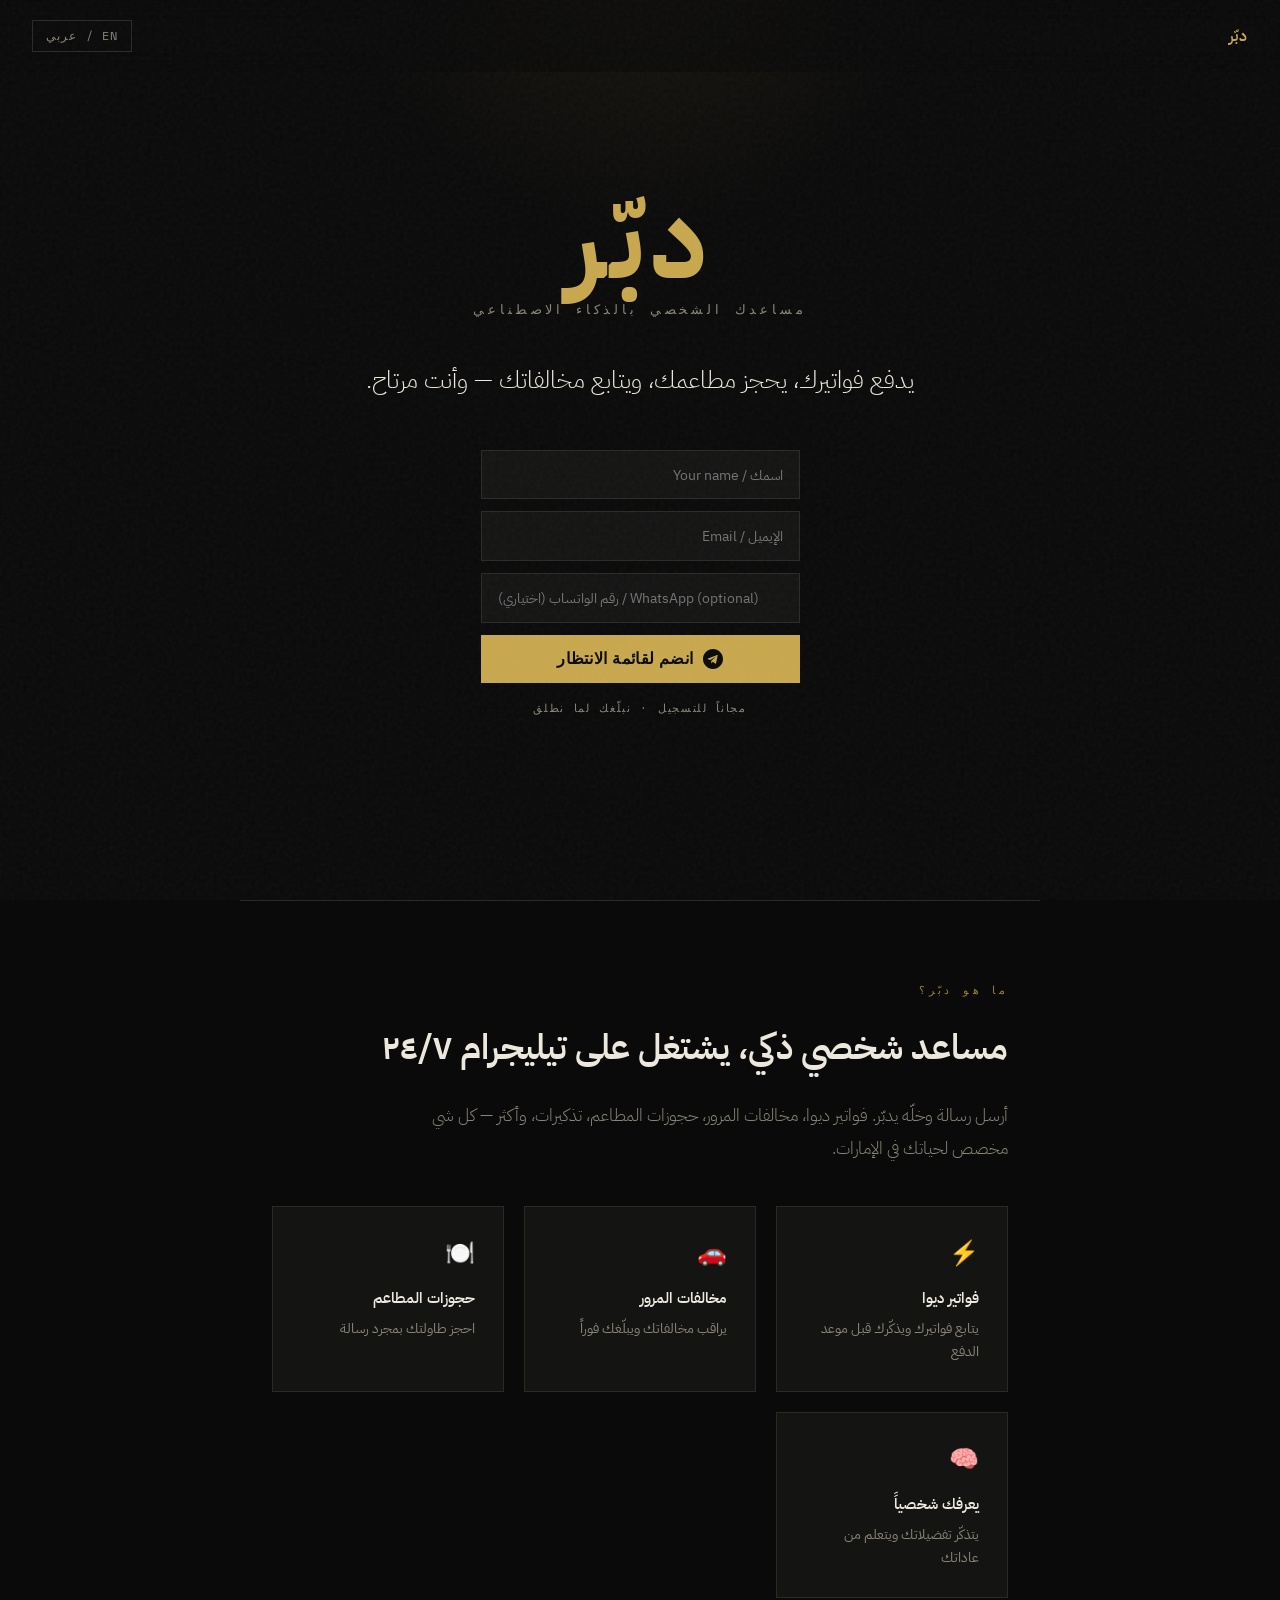
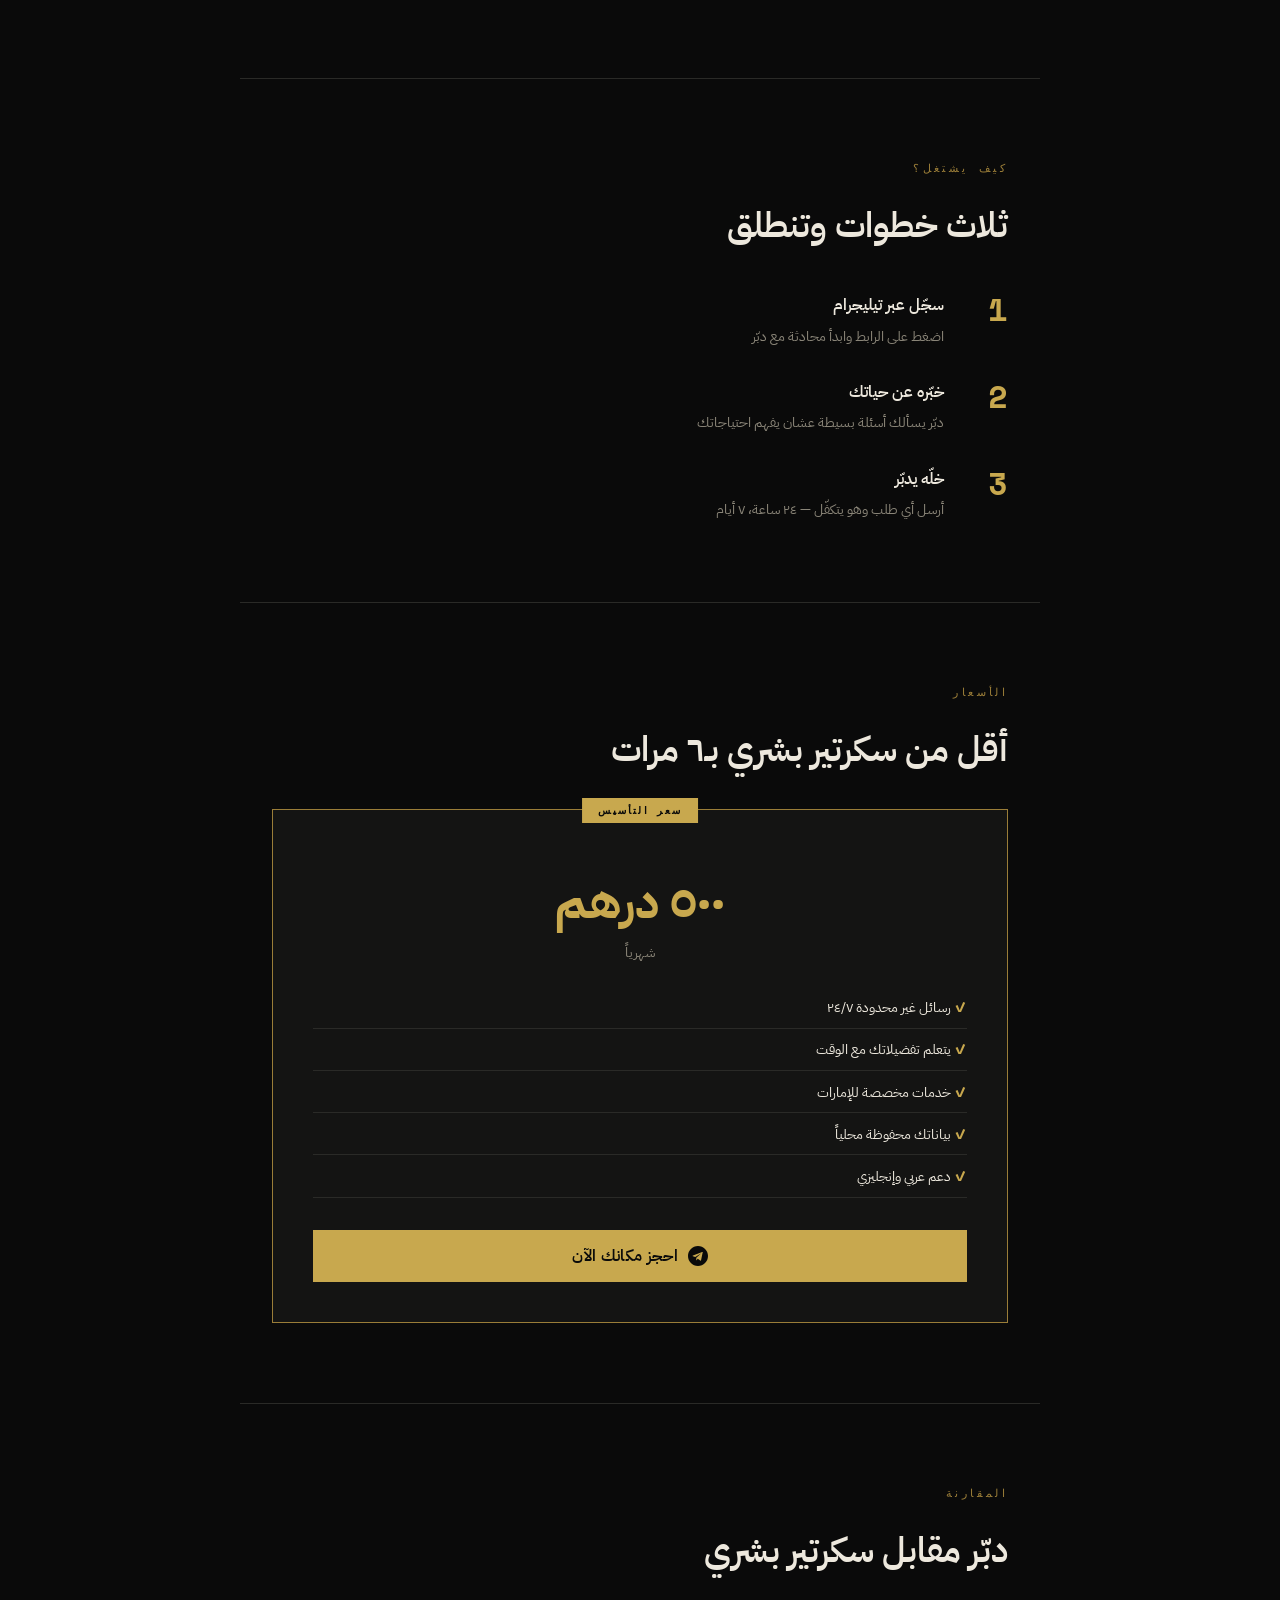
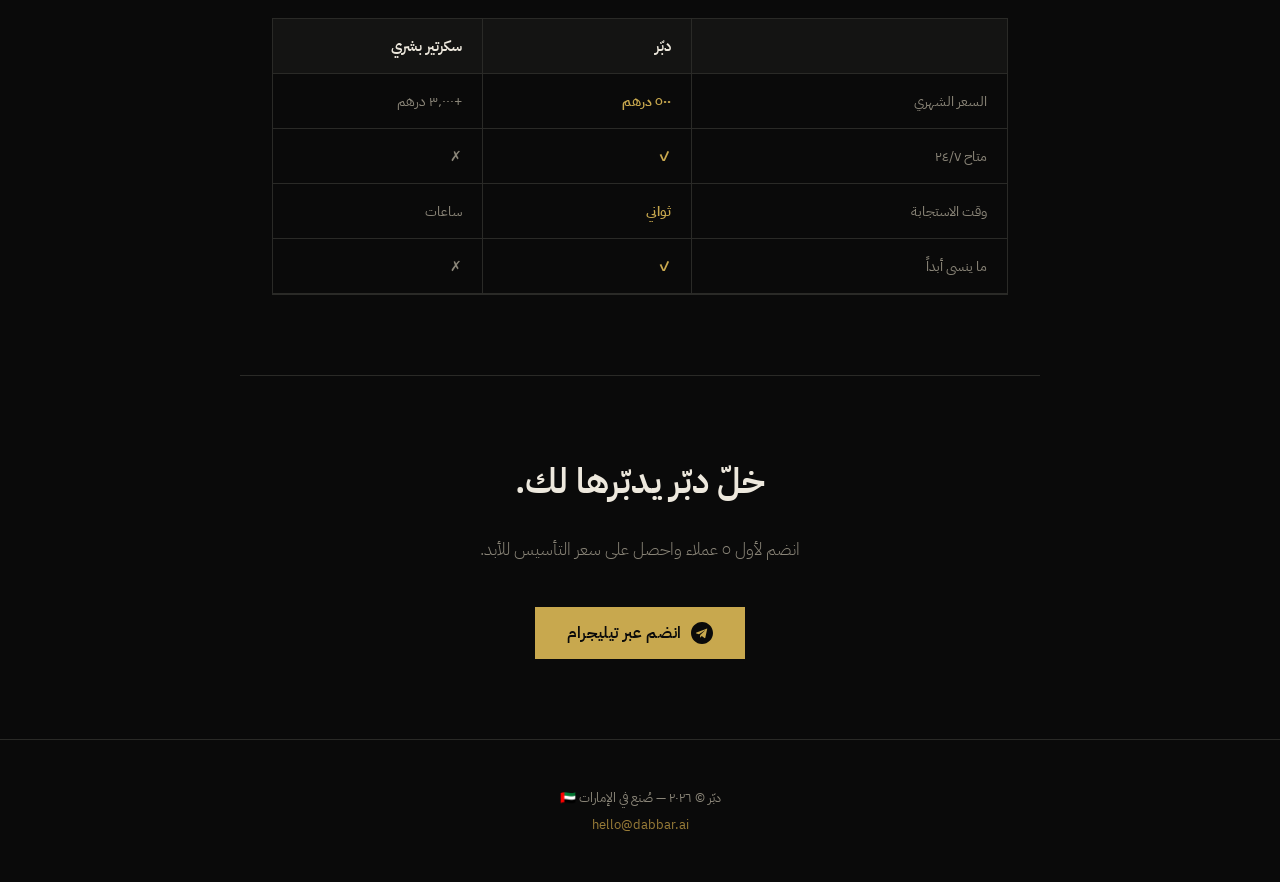
<file: dabbar-site/index.html>
<!DOCTYPE html>
<html lang="ar" dir="rtl">
<head>
<meta charset="UTF-8">
<meta name="viewport" content="width=device-width, initial-scale=1.0">
<title>Dabbar | دبّر — Your AI Personal Assistant</title>
<meta name="description" content="دبّر — مساعدك الشخصي بالذكاء الاصطناعي. يدفع فواتيرك، يحجز مطاعمك، ويتابع مخالفاتك. AED 500/month.">
<meta name="theme-color" content="#0a0a0a">
<meta property="og:title" content="Dabbar — دبّر">
<meta property="og:description" content="Your AI personal assistant. Pays your bills, books restaurants, tracks fines — while you relax.">
<meta property="og:type" content="website">
<link rel="preconnect" href="https://fonts.googleapis.com">
<link rel="preconnect" href="https://fonts.gstatic.com" crossorigin>
<link href="https://fonts.googleapis.com/css2?family=IBM+Plex+Sans+Arabic:wght@300;400;500;600;700&family=Space+Mono:wght@400;700&display=swap" rel="stylesheet">
<style>
  :root {
    --black: #0a0a0a;
    --white: #f5f2eb;
    --cream: #ede8dd;
    --gold: #c8a84e;
    --gold-dim: #9a7d38;
    --green-telegram: #2AABEE;
    --text-muted: #8a8578;
    --card-bg: #141413;
    --card-border: #2a2a27;
  }

  * { margin: 0; padding: 0; box-sizing: border-box; }

  body {
    background: var(--black);
    color: var(--white);
    font-family: 'IBM Plex Sans Arabic', sans-serif;
    overflow-x: hidden;
    -webkit-font-smoothing: antialiased;
  }

  .mono { font-family: 'Space Mono', monospace; }

  /* ---- Grain overlay ---- */
  body::after {
    content: '';
    position: fixed;
    inset: 0;
    background-image: url("data:image/svg+xml,%3Csvg viewBox='0 0 256 256' xmlns='http://www.w3.org/2000/svg'%3E%3Cfilter id='n'%3E%3CfeTurbulence type='fractalNoise' baseFrequency='0.85' numOctaves='4' stitchTiles='stitch'/%3E%3C/filter%3E%3Crect width='100%25' height='100%25' filter='url(%23n)' opacity='0.04'/%3E%3C/svg%3E");
    pointer-events: none;
    z-index: 9999;
  }

  /* ---- Nav ---- */
  .top-bar {
    position: fixed;
    top: 0;
    left: 0;
    right: 0;
    display: flex;
    justify-content: space-between;
    align-items: center;
    padding: 1.25rem 2rem;
    z-index: 100;
    backdrop-filter: blur(12px);
    background: rgba(10, 10, 10, 0.7);
  }

  .lang-toggle {
    background: none;
    border: 1px solid var(--card-border);
    color: var(--text-muted);
    font-family: 'Space Mono', monospace;
    font-size: 0.75rem;
    padding: 0.4rem 0.8rem;
    cursor: pointer;
    letter-spacing: 0.1em;
    transition: all 0.3s;
  }

  .lang-toggle:hover {
    border-color: var(--gold-dim);
    color: var(--gold);
  }

  .top-logo {
    font-size: 1rem;
    font-weight: 600;
    color: var(--gold);
    letter-spacing: 0.05em;
  }

  /* ---- Hero ---- */
  .hero {
    min-height: 100vh;
    display: flex;
    flex-direction: column;
    justify-content: center;
    align-items: center;
    text-align: center;
    padding: 2rem;
    position: relative;
  }

  .hero::before {
    content: '';
    position: absolute;
    top: -40%;
    left: 50%;
    transform: translateX(-50%);
    width: 600px;
    height: 600px;
    background: radial-gradient(circle, rgba(200, 168, 78, 0.08) 0%, transparent 70%);
    pointer-events: none;
  }

  .brand-name {
    font-size: clamp(3.5rem, 10vw, 7rem);
    font-weight: 700;
    color: var(--gold);
    letter-spacing: 0.05em;
    margin-bottom: 0.25rem;
    line-height: 1;
  }

  .brand-sub {
    font-family: 'Space Mono', monospace;
    font-size: 0.8rem;
    color: var(--text-muted);
    letter-spacing: 0.3em;
    text-transform: uppercase;
    margin-bottom: 2.5rem;
  }

  .hero-tagline {
    font-size: clamp(1.1rem, 2.5vw, 1.5rem);
    font-weight: 300;
    line-height: 1.8;
    max-width: 600px;
    color: var(--cream);
    margin-bottom: 3rem;
  }

  .cta-group {
    display: flex;
    flex-direction: column;
    align-items: center;
    gap: 1rem;
  }

  .cta-btn {
    display: inline-flex;
    align-items: center;
    gap: 0.6rem;
    background: var(--gold);
    color: var(--black);
    text-decoration: none;
    font-weight: 600;
    font-size: 1rem;
    padding: 0.9rem 2rem;
    border: none;
    cursor: pointer;
    transition: all 0.3s;
    letter-spacing: 0.02em;
  }

  .cta-btn svg {
    width: 22px;
    height: 22px;
  }

  .cta-btn:hover {
    background: var(--cream);
    transform: translateY(-2px);
    box-shadow: 0 8px 30px rgba(200, 168, 78, 0.2);
  }

  .cta-note {
    font-size: 0.7rem;
    color: var(--text-muted);
    letter-spacing: 0.15em;
  }

  /* ---- Sections ---- */
  .section {
    max-width: 800px;
    margin: 0 auto;
    padding: 5rem 2rem;
  }

  .section-label {
    font-size: 0.7rem;
    color: var(--gold-dim);
    letter-spacing: 0.3em;
    text-transform: uppercase;
    margin-bottom: 1.5rem;
  }

  .section-heading {
    font-size: clamp(1.5rem, 3vw, 2.2rem);
    font-weight: 600;
    line-height: 1.5;
    margin-bottom: 1.5rem;
    color: var(--cream);
  }

  .section-body {
    font-size: 1.05rem;
    font-weight: 300;
    line-height: 2;
    color: var(--text-muted);
    max-width: 600px;
  }

  .divider {
    max-width: 800px;
    margin: 0 auto;
    border: none;
    border-top: 1px solid var(--card-border);
  }

  /* ---- Feature cards ---- */
  .features-grid {
    display: grid;
    grid-template-columns: repeat(auto-fit, minmax(220px, 1fr));
    gap: 1.25rem;
    margin-top: 2.5rem;
  }

  .feature-card {
    background: var(--card-bg);
    border: 1px solid var(--card-border);
    padding: 1.75rem;
    transition: all 0.3s;
  }

  .feature-card:hover {
    border-color: var(--gold-dim);
    transform: translateY(-3px);
  }

  .feature-icon {
    font-size: 1.5rem;
    margin-bottom: 1rem;
  }

  .feature-title {
    font-size: 0.95rem;
    font-weight: 600;
    margin-bottom: 0.5rem;
    color: var(--cream);
  }

  .feature-desc {
    font-size: 0.85rem;
    color: var(--text-muted);
    line-height: 1.7;
  }

  /* ---- How it works ---- */
  .steps {
    display: flex;
    flex-direction: column;
    gap: 2rem;
    margin-top: 2.5rem;
  }

  .step {
    display: flex;
    gap: 1.5rem;
    align-items: flex-start;
  }

  .step-num {
    font-family: 'Space Mono', monospace;
    font-size: 2rem;
    font-weight: 700;
    color: var(--gold);
    line-height: 1;
    min-width: 2.5rem;
  }

  .step-text h3 {
    font-size: 1rem;
    font-weight: 600;
    color: var(--cream);
    margin-bottom: 0.4rem;
  }

  .step-text p {
    font-size: 0.9rem;
    color: var(--text-muted);
    line-height: 1.7;
  }

  /* ---- Comparison ---- */
  .compare-row {
    display: grid;
    grid-template-columns: 1.5fr 1fr 1fr;
    gap: 0;
    margin-top: 2.5rem;
    border: 1px solid var(--card-border);
  }

  .compare-cell {
    padding: 1rem 1.25rem;
    font-size: 0.9rem;
    border-bottom: 1px solid var(--card-border);
    color: var(--text-muted);
  }

  .compare-cell:nth-child(3n+2) {
    border-inline-start: 1px solid var(--card-border);
  }

  .compare-cell:nth-child(3n) {
    border-inline-start: 1px solid var(--card-border);
  }

  .compare-cell.header {
    font-weight: 600;
    color: var(--cream);
    background: var(--card-bg);
    font-size: 0.95rem;
  }

  .compare-cell.highlight {
    color: var(--gold);
    font-weight: 600;
  }

  /* ---- Pricing ---- */
  .price-card {
    background: var(--card-bg);
    border: 1px solid var(--gold-dim);
    padding: 2.5rem;
    text-align: center;
    margin-top: 2rem;
    position: relative;
  }

  .price-badge {
    position: absolute;
    top: -0.75rem;
    left: 50%;
    transform: translateX(-50%);
    background: var(--gold);
    color: var(--black);
    font-family: 'Space Mono', monospace;
    font-size: 0.65rem;
    letter-spacing: 0.2em;
    text-transform: uppercase;
    padding: 0.3rem 1rem;
    font-weight: 700;
  }

  .price-amount {
    font-size: 3rem;
    font-weight: 700;
    color: var(--gold);
    margin: 1rem 0 0.25rem;
  }

  .price-period {
    font-size: 0.85rem;
    color: var(--text-muted);
    margin-bottom: 1.5rem;
  }

  .price-features {
    list-style: none;
    text-align: start;
    margin-bottom: 2rem;
  }

  .price-features li {
    padding: 0.6rem 0;
    border-bottom: 1px solid var(--card-border);
    font-size: 0.9rem;
    color: var(--cream);
  }

  .price-features li::before {
    content: '✓ ';
    color: var(--gold);
    font-weight: 700;
  }

  /* ---- Reveal animation ---- */
  .reveal {
    opacity: 0;
    transform: translateY(30px);
    transition: opacity 0.8s ease, transform 0.8s ease;
  }

  .reveal.visible {
    opacity: 1;
    transform: translateY(0);
  }

  /* ---- Footer ---- */
  footer {
    text-align: center;
    padding: 3rem 2rem;
    font-size: 0.8rem;
    color: var(--text-muted);
    border-top: 1px solid var(--card-border);
  }

  footer a {
    color: var(--gold-dim);
    text-decoration: none;
  }

  footer a:hover {
    color: var(--gold);
  }

  /* ---- Responsive ---- */
  @media (max-width: 600px) {
    .compare-row { grid-template-columns: 1.2fr 1fr 1fr; }
    .compare-cell { padding: 0.75rem 0.6rem; font-size: 0.8rem; }
    .section { padding: 3.5rem 1.5rem; }
    .features-grid { grid-template-columns: 1fr; }
  }
</style>
</head>
<body>

<!-- ==================== TOP BAR ==================== -->
<div class="top-bar">
  <span class="top-logo" data-ar="دبّر" data-en="dabbar">دبّر</span>
  <button class="lang-toggle" onclick="toggleLang()">EN / عربي</button>
</div>

<!-- ==================== HERO ==================== -->
<section class="hero">
  <div class="brand-name" data-ar="دبّر" data-en="dabbar">دبّر</div>
  <div class="brand-sub" data-ar="مساعدك الشخصي بالذكاء الاصطناعي" data-en="AI PERSONAL ASSISTANT">مساعدك الشخصي بالذكاء الاصطناعي</div>
  <p class="hero-tagline" data-ar="يدفع فواتيرك، يحجز مطاعمك، ويتابع مخالفاتك — وأنت مرتاح." data-en="Your AI personal assistant. Pays your bills, books restaurants, tracks fines — while you relax.">يدفع فواتيرك، يحجز مطاعمك، ويتابع مخالفاتك — وأنت مرتاح.</p>

  <div class="cta-group">
    <form id="waitlist-form" style="display:flex;flex-direction:column;gap:0.75rem;width:100%;max-width:360px;">
      <input type="text" name="name" placeholder="اسمك / Your name"
             style="padding:0.8rem 1rem;background:var(--card-bg);border:1px solid var(--card-border);color:var(--cream);font-family:inherit;font-size:0.9rem;border-radius:0;">
      <input type="email" name="email" placeholder="الإيميل / Email" required
             style="padding:0.8rem 1rem;background:var(--card-bg);border:1px solid var(--card-border);color:var(--cream);font-family:inherit;font-size:0.9rem;border-radius:0;">
      <input type="tel" name="phone" placeholder="(اختياري) رقم الواتساب / WhatsApp (optional)"
             style="padding:0.8rem 1rem;background:var(--card-bg);border:1px solid var(--card-border);color:var(--cream);font-family:inherit;font-size:0.9rem;border-radius:0;">
      <button type="submit" class="cta-btn" style="width:100%;justify-content:center;">
        <svg viewBox="0 0 24 24" fill="currentColor" style="width:20px;height:20px"><path d="M12 0C5.37 0 0 5.37 0 12s5.37 12 12 12 12-5.37 12-12S18.63 0 12 0zm5.53 8.15l-1.87 8.83c-.14.63-.51.79-1.03.49l-2.85-2.1-1.37 1.32c-.15.15-.28.28-.58.28l.2-2.92 5.27-4.76c.23-.2-.05-.32-.36-.12L8.69 13.3l-2.82-.88c-.61-.19-.63-.61.13-.91l11.03-4.25c.51-.19.96.12.5.89z"/></svg>
        <span data-ar="انضم لقائمة الانتظار" data-en="Join the Waitlist">انضم لقائمة الانتظار</span>
      </button>
      <div id="waitlist-msg" style="display:none;text-align:center;font-size:0.9rem;"></div>
    </form>
    <span class="cta-note mono" data-ar="مجاناً للتسجيل · نبلّغك لما نطلق" data-en="Free to register · We'll notify you at launch">مجاناً للتسجيل · نبلّغك لما نطلق</span>
  </div>
</section>

<hr class="divider">

<!-- ==================== WHAT ==================== -->
<section class="section reveal">
  <div class="section-label mono" data-ar="ما هو دبّر؟" data-en="WHAT IS DABBAR?">ما هو دبّر؟</div>
  <h2 class="section-heading" data-ar="مساعد شخصي ذكي، يشتغل على تيليجرام ٢٤/٧" data-en="A smart personal assistant that works on Telegram 24/7">مساعد شخصي ذكي، يشتغل على تيليجرام ٢٤/٧</h2>
  <p class="section-body" data-ar="أرسل رسالة وخلّه يدبّر. فواتير ديوا، مخالفات المرور، حجوزات المطاعم، تذكيرات، وأكثر — كل شي مخصص لحياتك في الإمارات." data-en="Send a message and let it handle everything. DEWA bills, RTA fines, restaurant reservations, reminders, and more — fully customized for life in the UAE.">أرسل رسالة وخلّه يدبّر. فواتير ديوا، مخالفات المرور، حجوزات المطاعم، تذكيرات، وأكثر — كل شي مخصص لحياتك في الإمارات.</p>

  <div class="features-grid">
    <div class="feature-card">
      <div class="feature-icon">⚡</div>
      <div class="feature-title" data-ar="فواتير ديوا" data-en="DEWA Bills">فواتير ديوا</div>
      <div class="feature-desc" data-ar="يتابع فواتيرك ويذكّرك قبل موعد الدفع" data-en="Tracks your bills and reminds you before they're due">يتابع فواتيرك ويذكّرك قبل موعد الدفع</div>
    </div>
    <div class="feature-card">
      <div class="feature-icon">🚗</div>
      <div class="feature-title" data-ar="مخالفات المرور" data-en="Traffic Fines">مخالفات المرور</div>
      <div class="feature-desc" data-ar="يراقب مخالفاتك ويبلّغك فوراً" data-en="Monitors your fines and notifies you instantly">يراقب مخالفاتك ويبلّغك فوراً</div>
    </div>
    <div class="feature-card">
      <div class="feature-icon">🍽️</div>
      <div class="feature-title" data-ar="حجوزات المطاعم" data-en="Restaurant Bookings">حجوزات المطاعم</div>
      <div class="feature-desc" data-ar="احجز طاولتك بمجرد رسالة" data-en="Book your table with a single message">احجز طاولتك بمجرد رسالة</div>
    </div>
    <div class="feature-card">
      <div class="feature-icon">🧠</div>
      <div class="feature-title" data-ar="يعرفك شخصياً" data-en="Knows You Personally">يعرفك شخصياً</div>
      <div class="feature-desc" data-ar="يتذكّر تفضيلاتك ويتعلم من عاداتك" data-en="Remembers your preferences and learns your habits">يتذكّر تفضيلاتك ويتعلم من عاداتك</div>
    </div>
  </div>
</section>

<hr class="divider">

<!-- ==================== HOW ==================== -->
<section class="section reveal">
  <div class="section-label mono" data-ar="كيف يشتغل؟" data-en="HOW IT WORKS">كيف يشتغل؟</div>
  <h2 class="section-heading" data-ar="ثلاث خطوات وتنطلق" data-en="Three steps and you're set">ثلاث خطوات وتنطلق</h2>

  <div class="steps">
    <div class="step">
      <span class="step-num">1</span>
      <div class="step-text">
        <h3 data-ar="سجّل عبر تيليجرام" data-en="Sign up via Telegram">سجّل عبر تيليجرام</h3>
        <p data-ar="اضغط على الرابط وابدأ محادثة مع دبّر" data-en="Click the link and start a conversation with Dabbar">اضغط على الرابط وابدأ محادثة مع دبّر</p>
      </div>
    </div>
    <div class="step">
      <span class="step-num">2</span>
      <div class="step-text">
        <h3 data-ar="خبّره عن حياتك" data-en="Tell it about your life">خبّره عن حياتك</h3>
        <p data-ar="دبّر يسألك أسئلة بسيطة عشان يفهم احتياجاتك" data-en="Dabbar asks simple questions to understand your needs">دبّر يسألك أسئلة بسيطة عشان يفهم احتياجاتك</p>
      </div>
    </div>
    <div class="step">
      <span class="step-num">3</span>
      <div class="step-text">
        <h3 data-ar="خلّه يدبّر" data-en="Let it handle things">خلّه يدبّر</h3>
        <p data-ar="أرسل أي طلب وهو يتكفّل — ٢٤ ساعة، ٧ أيام" data-en="Send any request and it takes care of it — 24/7">أرسل أي طلب وهو يتكفّل — ٢٤ ساعة، ٧ أيام</p>
      </div>
    </div>
  </div>
</section>

<hr class="divider">

<!-- ==================== PRICING ==================== -->
<section class="section reveal">
  <div class="section-label mono" data-ar="الأسعار" data-en="PRICING">الأسعار</div>
  <h2 class="section-heading" data-ar="أقل من سكرتير بشري بـ٦ مرات" data-en="6x cheaper than a human PA">أقل من سكرتير بشري بـ٦ مرات</h2>

  <div class="price-card">
    <div class="price-badge" data-ar="سعر التأسيس" data-en="FOUNDING PRICE">سعر التأسيس</div>
    <div class="price-amount" data-ar="٥٠٠ درهم" data-en="AED 500">٥٠٠ درهم</div>
    <div class="price-period" data-ar="شهرياً" data-en="per month">شهرياً</div>
    <ul class="price-features">
      <li data-ar="رسائل غير محدودة ٢٤/٧" data-en="Unlimited messages 24/7">رسائل غير محدودة ٢٤/٧</li>
      <li data-ar="يتعلم تفضيلاتك مع الوقت" data-en="Learns your preferences over time">يتعلم تفضيلاتك مع الوقت</li>
      <li data-ar="خدمات مخصصة للإمارات" data-en="UAE-specific services">خدمات مخصصة للإمارات</li>
      <li data-ar="بياناتك محفوظة محلياً" data-en="Your data stays local">بياناتك محفوظة محلياً</li>
      <li data-ar="دعم عربي وإنجليزي" data-en="Arabic & English support">دعم عربي وإنجليزي</li>
    </ul>
    <a href="https://t.me/dabbar_ai" class="cta-btn" style="width:100%;justify-content:center;" data-ar="احجز مكانك الآن" data-en="Reserve Your Spot">
      <svg viewBox="0 0 24 24" fill="currentColor" style="width:20px;height:20px"><path d="M12 0C5.37 0 0 5.37 0 12s5.37 12 12 12 12-5.37 12-12S18.63 0 12 0zm5.53 8.15l-1.87 8.83c-.14.63-.51.79-1.03.49l-2.85-2.1-1.37 1.32c-.15.15-.28.28-.58.28l.2-2.92 5.27-4.76c.23-.2-.05-.32-.36-.12L8.69 13.3l-2.82-.88c-.61-.19-.63-.61.13-.91l11.03-4.25c.51-.19.96.12.5.89z"/></svg>
      <span>احجز مكانك الآن</span>
    </a>
  </div>
</section>

<hr class="divider">

<!-- ==================== COMPARISON ==================== -->
<section class="section reveal">
  <div class="section-label mono" data-ar="المقارنة" data-en="COMPARISON">المقارنة</div>
  <h2 class="section-heading" data-ar="دبّر مقابل سكرتير بشري" data-en="Dabbar vs Human PA">دبّر مقابل سكرتير بشري</h2>

  <div class="compare-row">
    <div class="compare-cell header"></div>
    <div class="compare-cell header" data-ar="دبّر" data-en="Dabbar">دبّر</div>
    <div class="compare-cell header" data-ar="سكرتير بشري" data-en="Human PA">سكرتير بشري</div>

    <div class="compare-cell" data-ar="السعر الشهري" data-en="Monthly cost">السعر الشهري</div>
    <div class="compare-cell highlight" data-ar="٥٠٠ درهم" data-en="AED 500">٥٠٠ درهم</div>
    <div class="compare-cell" data-ar="+٣٬٠٠٠ درهم" data-en="AED 3,000+">+٣٬٠٠٠ درهم</div>

    <div class="compare-cell" data-ar="متاح ٢٤/٧" data-en="Available 24/7">متاح ٢٤/٧</div>
    <div class="compare-cell highlight">✓</div>
    <div class="compare-cell">✗</div>

    <div class="compare-cell" data-ar="وقت الاستجابة" data-en="Response time">وقت الاستجابة</div>
    <div class="compare-cell highlight" data-ar="ثواني" data-en="Seconds">ثواني</div>
    <div class="compare-cell" data-ar="ساعات" data-en="Hours">ساعات</div>

    <div class="compare-cell" data-ar="ما ينسى أبداً" data-en="Never forgets">ما ينسى أبداً</div>
    <div class="compare-cell highlight">✓</div>
    <div class="compare-cell">✗</div>
  </div>
</section>

<hr class="divider">

<!-- ==================== BOTTOM CTA ==================== -->
<section class="section reveal" style="text-align:center;">
  <h2 class="section-heading" data-ar="خلّ دبّر يدبّرها لك." data-en="Let Dabbar sort it out.">خلّ دبّر يدبّرها لك.</h2>
  <p class="section-body" style="margin: 0 auto 2.5rem;" data-ar="انضم لأول ٥ عملاء واحصل على سعر التأسيس للأبد." data-en="Join the first 5 customers and lock in the founding price forever.">انضم لأول ٥ عملاء واحصل على سعر التأسيس للأبد.</p>
  <a href="https://t.me/dabbar_ai" class="cta-btn" data-ar="انضم عبر تيليجرام" data-en="Join via Telegram">
    <svg viewBox="0 0 24 24" fill="currentColor"><path d="M12 0C5.37 0 0 5.37 0 12s5.37 12 12 12 12-5.37 12-12S18.63 0 12 0zm5.53 8.15l-1.87 8.83c-.14.63-.51.79-1.03.49l-2.85-2.1-1.37 1.32c-.15.15-.28.28-.58.28l.2-2.92 5.27-4.76c.23-.2-.05-.32-.36-.12L8.69 13.3l-2.82-.88c-.61-.19-.63-.61.13-.91l11.03-4.25c.51-.19.96.12.5.89z"/></svg>
    <span>انضم عبر تيليجرام</span>
  </a>
</section>

<footer>
  <p data-ar="دبّر © ٢٠٢٦ — صُنع في الإمارات 🇦🇪" data-en="Dabbar © 2026 — Made in the UAE 🇦🇪">دبّر © ٢٠٢٦ — صُنع في الإمارات 🇦🇪</p>
  <p style="margin-top: 0.5rem;"><a href="mailto:hello@dabbar.ai">hello@dabbar.ai</a></p>
</footer>

<script>
  let lang = 'ar';

  function toggleLang() {
    lang = lang === 'ar' ? 'en' : 'ar';
    document.documentElement.lang = lang;
    document.documentElement.dir = lang === 'ar' ? 'rtl' : 'ltr';

    document.querySelectorAll('[data-ar]').forEach(el => {
      const text = el.getAttribute('data-' + lang);
      if (text === null) return;
      const span = el.querySelector('span');
      if (span) {
        span.textContent = text;
      } else {
        el.textContent = text;
      }
    });
  }

  // Scroll reveal
  const observer = new IntersectionObserver((entries) => {
    entries.forEach(e => { if (e.isIntersecting) e.target.classList.add('visible'); });
  }, { threshold: 0.15 });

  document.querySelectorAll('.reveal').forEach(el => observer.observe(el));

  // Waitlist form
  const WAITLIST_API = ''; // Set to your server URL, e.g. https://your-server:8443/waitlist
  const waitlistForm = document.getElementById('waitlist-form');
  if (waitlistForm) {
    waitlistForm.addEventListener('submit', async (e) => {
      e.preventDefault();
      const form = e.target;
      const msgEl = document.getElementById('waitlist-msg');
      const btn = form.querySelector('button[type="submit"]');
      btn.disabled = true;
      msgEl.style.display = 'none';

      const data = {
        name: form.name.value.trim(),
        email: form.email.value.trim(),
        phone: form.phone.value.trim(),
      };

      if (!WAITLIST_API) {
        msgEl.textContent = lang === 'ar' ? '✅ شكراً لاهتمامك! تواصل معنا عبر تيليجرام @dabbar_ai' : '✅ Thanks for your interest! Reach us on Telegram @dabbar_ai';
        msgEl.style.color = 'var(--gold)';
        msgEl.style.display = 'block';
        btn.disabled = false;
        return;
      }

      try {
        const resp = await fetch(WAITLIST_API, {
          method: 'POST',
          headers: {'Content-Type': 'application/json'},
          body: JSON.stringify(data),
        });
        const result = await resp.json();
        if (resp.ok) {
          msgEl.textContent = lang === 'ar' ? '✅ تم التسجيل! بنتواصل معك قريباً.' : "✅ You're on the list! We'll reach out soon.";
          msgEl.style.color = 'var(--gold)';
          form.reset();
        } else {
          msgEl.textContent = result.error || 'Something went wrong.';
          msgEl.style.color = '#e74c3c';
        }
      } catch (err) {
        msgEl.textContent = lang === 'ar' ? '❌ خطأ في الاتصال. حاول مرة ثانية.' : '❌ Connection error. Please try again.';
        msgEl.style.color = '#e74c3c';
      }

      msgEl.style.display = 'block';
      btn.disabled = false;
    });
  }
</script>

</body>
</html>
</file>
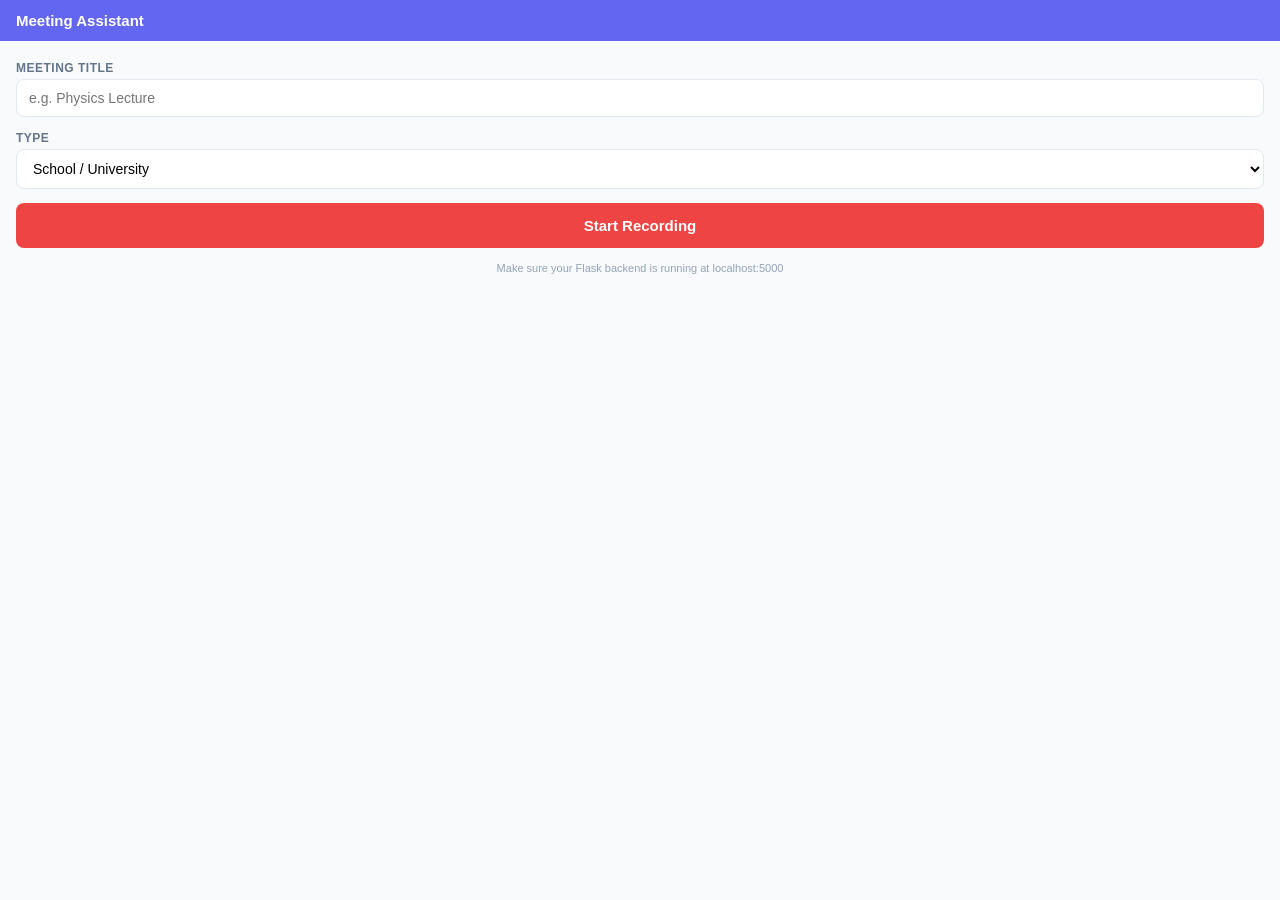
<file: chrome-extension/sidepanel.html>
<!DOCTYPE html>
<html lang="en">
<head>
    <meta charset="UTF-8">
    <meta name="viewport" content="width=device-width, initial-scale=1.0">
    <title>Meeting Assistant</title>
    <link rel="stylesheet" href="sidepanel.css">
</head>
<body>
    <div class="panel">
        <!-- Header -->
        <div class="panel-header">
            <h1 class="panel-title">Meeting Assistant</h1>
            <div class="recording-indicator" id="recordingIndicator" style="display:none;">
                <span class="rec-dot"></span> Recording
            </div>
        </div>

        <!-- Setup Section (shown when not recording) -->
        <div class="setup-section" id="setupSection">
            <div class="form-group">
                <label>Meeting Title</label>
                <input type="text" id="meetingTitle" placeholder="e.g. Physics Lecture" class="input">
            </div>
            <div class="form-group">
                <label>Type</label>
                <select id="meetingType" class="input">
                    <option value="school">School / University</option>
                    <option value="work">Work Meeting</option>
                </select>
            </div>
            <button class="btn btn-record" id="startBtn" onclick="startRecording()">
                Start Recording
            </button>
            <p class="hint">Make sure your Flask backend is running at localhost:5000</p>
        </div>

        <!-- Recording Section (shown when recording) -->
        <div class="recording-section" id="recordingSection" style="display:none;">
            <!-- Timer -->
            <div class="timer" id="timer">00:00:00</div>

            <!-- Live Transcript -->
            <div class="section-header">Live Transcript</div>
            <div class="transcript-area" id="transcriptArea">
                <div class="placeholder">Waiting for speech...</div>
            </div>

            <!-- Quick Chat -->
            <div class="section-header">Ask a Question</div>
            <div class="chat-area" id="chatArea"></div>
            <div class="chat-input-row">
                <input type="text" id="chatInput" placeholder="Ask about what's being discussed..."
                    class="input" onkeypress="if(event.key==='Enter') sendQuestion()">
                <button class="btn btn-send" onclick="sendQuestion()">Ask</button>
            </div>

            <!-- Controls -->
            <div class="controls">
                <button class="btn btn-screenshot" onclick="takeScreenshot()">Screenshot</button>
                <button class="btn btn-stop" id="stopBtn" onclick="stopRecording()">
                    Stop Recording
                </button>
            </div>

            <!-- Stats -->
            <div class="stats">
                <span id="segmentCount">0 segments</span>
                <span id="screenshotCount">0 screenshots</span>
            </div>
        </div>
    </div>

    <script src="sidepanel.js"></script>
</body>
</html>
</file>
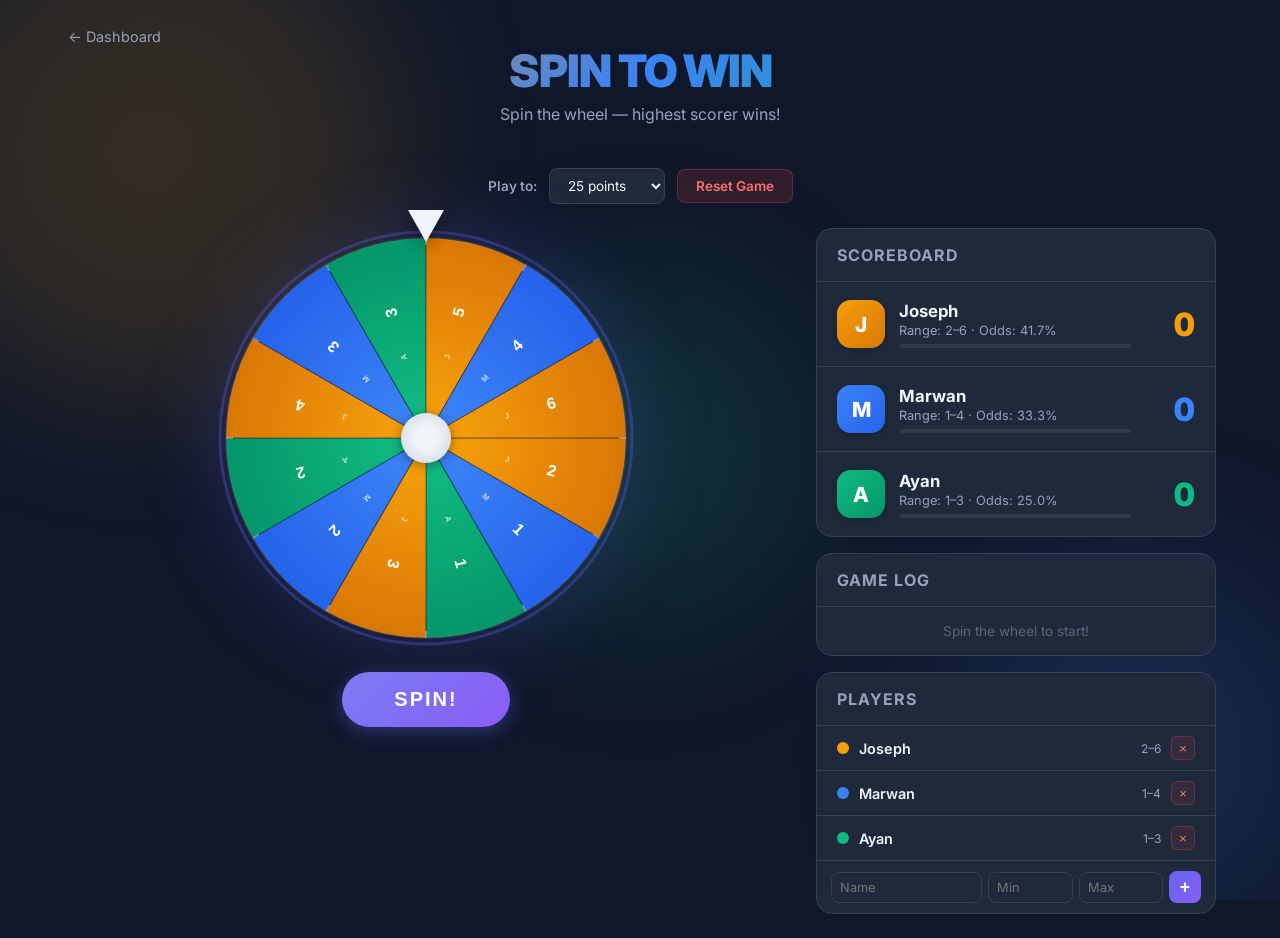
<file: ai-dashboard/templates/spinner.html>
<!DOCTYPE html>
<html lang="en">
<head>
    <meta charset="UTF-8">
    <meta name="viewport" content="width=device-width, initial-scale=1.0">
    <title>Spinner Game</title>
    <link rel="preconnect" href="https://fonts.googleapis.com">
    <link rel="preconnect" href="https://fonts.gstatic.com" crossorigin>
    <link href="https://fonts.googleapis.com/css2?family=Inter:wght@400;500;600;700;800;900&display=swap" rel="stylesheet">
    <style>
        * { margin: 0; padding: 0; box-sizing: border-box; }

        :root {
            --joseph-color: #f59e0b;
            --joseph-dark: #d97706;
            --marwan-color: #3b82f6;
            --marwan-dark: #2563eb;
            --ayan-color: #10b981;
            --ayan-dark: #059669;
            --bg-primary: #0f172a;
            --bg-secondary: #1e293b;
            --bg-card: #1e293b;
            --text-primary: #f1f5f9;
            --text-secondary: #94a3b8;
            --border-color: #334155;
        }

        body {
            font-family: 'Inter', sans-serif;
            background: var(--bg-primary);
            color: var(--text-primary);
            min-height: 100vh;
            overflow-x: hidden;
        }

        /* Animated background */
        .bg-effects {
            position: fixed;
            inset: 0;
            z-index: 0;
            pointer-events: none;
            overflow: hidden;
        }
        .bg-effects .orb {
            position: absolute;
            border-radius: 50%;
            filter: blur(80px);
            opacity: 0.15;
            animation: float 20s ease-in-out infinite;
        }
        .bg-effects .orb:nth-child(1) {
            width: 500px; height: 500px;
            background: var(--joseph-color);
            top: -100px; left: -100px;
            animation-delay: 0s;
        }
        .bg-effects .orb:nth-child(2) {
            width: 400px; height: 400px;
            background: var(--marwan-color);
            bottom: -50px; right: -50px;
            animation-delay: -7s;
        }
        .bg-effects .orb:nth-child(3) {
            width: 350px; height: 350px;
            background: var(--ayan-color);
            top: 50%; left: 50%;
            transform: translate(-50%, -50%);
            animation-delay: -14s;
        }
        @keyframes float {
            0%, 100% { transform: translate(0, 0) scale(1); }
            25% { transform: translate(40px, -30px) scale(1.1); }
            50% { transform: translate(-20px, 50px) scale(0.95); }
            75% { transform: translate(30px, 20px) scale(1.05); }
        }

        /* Layout */
        .game-container {
            position: relative;
            z-index: 1;
            max-width: 1200px;
            margin: 0 auto;
            padding: 24px;
            min-height: 100vh;
            display: flex;
            flex-direction: column;
            gap: 24px;
        }

        /* Header */
        .game-header {
            text-align: center;
            padding: 20px 0;
        }
        .game-header h1 {
            font-size: 2.8rem;
            font-weight: 900;
            background: linear-gradient(135deg, var(--joseph-color), var(--marwan-color), var(--ayan-color));
            -webkit-background-clip: text;
            -webkit-text-fill-color: transparent;
            background-clip: text;
            letter-spacing: -1px;
            text-transform: uppercase;
        }
        .game-header p {
            color: var(--text-secondary);
            margin-top: 6px;
            font-size: 1rem;
        }
        .back-link {
            position: absolute;
            top: 28px;
            left: 28px;
            color: var(--text-secondary);
            text-decoration: none;
            font-size: 0.9rem;
            display: flex;
            align-items: center;
            gap: 6px;
            transition: color 0.2s;
        }
        .back-link:hover { color: var(--text-primary); }

        /* Main area */
        .game-body {
            display: grid;
            grid-template-columns: 1fr 400px;
            gap: 28px;
            align-items: start;
            flex: 1;
        }
        @media (max-width: 900px) {
            .game-body { grid-template-columns: 1fr; }
        }

        /* Spinner section */
        .spinner-section {
            display: flex;
            flex-direction: column;
            align-items: center;
            gap: 24px;
        }

        .wheel-wrapper {
            position: relative;
            width: 420px;
            height: 420px;
        }
        @media (max-width: 500px) {
            .wheel-wrapper { width: 320px; height: 320px; }
        }

        canvas#spinnerCanvas {
            width: 100%;
            height: 100%;
            border-radius: 50%;
            filter: drop-shadow(0 0 40px rgba(99, 102, 241, 0.25));
            transition: filter 0.3s;
        }
        canvas#spinnerCanvas.spinning {
            filter: drop-shadow(0 0 60px rgba(99, 102, 241, 0.4));
        }

        /* Pointer triangle */
        .wheel-pointer {
            position: absolute;
            top: -18px;
            left: 50%;
            transform: translateX(-50%);
            width: 0; height: 0;
            border-left: 18px solid transparent;
            border-right: 18px solid transparent;
            border-top: 32px solid #f1f5f9;
            filter: drop-shadow(0 4px 8px rgba(0,0,0,0.4));
            z-index: 10;
            transition: transform 0.1s;
        }
        .wheel-pointer.bounce {
            animation: pointerBounce 0.15s ease;
        }
        @keyframes pointerBounce {
            0%, 100% { transform: translateX(-50%) rotate(0); }
            50% { transform: translateX(-50%) rotate(6deg); }
        }

        /* Center dot */
        .wheel-center {
            position: absolute;
            top: 50%; left: 50%;
            transform: translate(-50%, -50%);
            width: 50px; height: 50px;
            background: radial-gradient(circle, #f1f5f9 30%, #cbd5e1 100%);
            border-radius: 50%;
            box-shadow: 0 2px 12px rgba(0,0,0,0.4);
            z-index: 5;
        }

        /* Spin button */
        .spin-btn {
            padding: 16px 52px;
            font-size: 1.25rem;
            font-weight: 800;
            text-transform: uppercase;
            letter-spacing: 2px;
            border: none;
            border-radius: 60px;
            background: linear-gradient(135deg, #6366f1, #8b5cf6);
            color: #fff;
            cursor: pointer;
            transition: all 0.3s ease;
            box-shadow: 0 4px 20px rgba(99, 102, 241, 0.4);
            position: relative;
            overflow: hidden;
        }
        .spin-btn::before {
            content: '';
            position: absolute;
            inset: 0;
            background: linear-gradient(135deg, rgba(255,255,255,0.15), transparent);
            border-radius: 60px;
        }
        .spin-btn:hover:not(:disabled) {
            transform: translateY(-2px) scale(1.03);
            box-shadow: 0 8px 32px rgba(99, 102, 241, 0.5);
        }
        .spin-btn:active:not(:disabled) {
            transform: translateY(0) scale(0.98);
        }
        .spin-btn:disabled {
            opacity: 0.5;
            cursor: not-allowed;
        }

        /* Result banner */
        .result-banner {
            text-align: center;
            min-height: 70px;
            display: flex;
            flex-direction: column;
            align-items: center;
            justify-content: center;
        }
        .result-banner .result-name {
            font-size: 1.6rem;
            font-weight: 800;
        }
        .result-banner .result-points {
            font-size: 1.1rem;
            color: var(--text-secondary);
            margin-top: 2px;
        }

        /* Right panel */
        .panel {
            background: var(--bg-card);
            border: 1px solid var(--border-color);
            border-radius: 16px;
            overflow: hidden;
        }
        .panel-header {
            padding: 16px 20px;
            border-bottom: 1px solid var(--border-color);
            font-weight: 700;
            font-size: 1rem;
            text-transform: uppercase;
            letter-spacing: 1px;
            color: var(--text-secondary);
        }

        /* Scoreboard */
        .scoreboard {
            display: flex;
            flex-direction: column;
        }
        .score-row {
            display: flex;
            align-items: center;
            padding: 18px 20px;
            gap: 14px;
            border-bottom: 1px solid var(--border-color);
            transition: background 0.3s, transform 0.3s;
        }
        .score-row:last-child { border-bottom: none; }
        .score-row.highlight {
            background: rgba(99, 102, 241, 0.1);
            transform: scale(1.02);
        }
        .score-row.winner {
            background: rgba(16, 185, 129, 0.15);
        }
        .score-avatar {
            width: 48px; height: 48px;
            border-radius: 14px;
            display: flex;
            align-items: center;
            justify-content: center;
            font-size: 1.3rem;
            font-weight: 800;
            color: #fff;
            flex-shrink: 0;
            box-shadow: 0 2px 8px rgba(0,0,0,0.2);
        }
        .score-info {
            flex: 1;
        }
        .score-name {
            font-weight: 700;
            font-size: 1.05rem;
        }
        .score-range {
            font-size: 0.8rem;
            color: var(--text-secondary);
            margin-top: 2px;
        }
        .score-value {
            font-size: 2rem;
            font-weight: 900;
            font-variant-numeric: tabular-nums;
            min-width: 50px;
            text-align: right;
        }
        .score-value.animating {
            animation: scorePopIn 0.4s cubic-bezier(0.34, 1.56, 0.64, 1);
        }
        @keyframes scorePopIn {
            0% { transform: scale(1); }
            50% { transform: scale(1.35); }
            100% { transform: scale(1); }
        }

        /* Game log */
        .game-log-panel { margin-top: 16px; }
        .game-log {
            max-height: 220px;
            overflow-y: auto;
            padding: 8px 0;
        }
        .game-log::-webkit-scrollbar { width: 4px; }
        .game-log::-webkit-scrollbar-track { background: transparent; }
        .game-log::-webkit-scrollbar-thumb { background: var(--border-color); border-radius: 4px; }
        .log-entry {
            padding: 8px 20px;
            font-size: 0.85rem;
            color: var(--text-secondary);
            display: flex;
            align-items: center;
            gap: 8px;
            animation: slideIn 0.3s ease;
        }
        .log-entry .log-dot {
            width: 8px; height: 8px;
            border-radius: 50%;
            flex-shrink: 0;
        }
        .log-entry .log-round {
            color: var(--text-secondary);
            opacity: 0.5;
            font-size: 0.75rem;
            margin-left: auto;
        }
        @keyframes slideIn {
            from { opacity: 0; transform: translateX(-10px); }
            to { opacity: 1; transform: translateX(0); }
        }

        /* Settings row */
        .settings-row {
            display: flex;
            gap: 12px;
            align-items: center;
            justify-content: center;
            flex-wrap: wrap;
        }
        .settings-row label {
            font-size: 0.85rem;
            color: var(--text-secondary);
            font-weight: 600;
        }
        .settings-row select, .settings-row button {
            padding: 8px 14px;
            border-radius: 8px;
            border: 1px solid var(--border-color);
            background: var(--bg-secondary);
            color: var(--text-primary);
            font-family: inherit;
            font-size: 0.85rem;
            cursor: pointer;
        }
        .reset-btn {
            padding: 8px 18px !important;
            background: rgba(239, 68, 68, 0.15) !important;
            border-color: rgba(239, 68, 68, 0.3) !important;
            color: #f87171 !important;
            font-weight: 600;
            transition: all 0.2s;
        }
        .reset-btn:hover {
            background: rgba(239, 68, 68, 0.25) !important;
        }

        /* Player management */
        .player-mgmt-panel { margin-top: 16px; }
        .player-item {
            display: flex;
            align-items: center;
            padding: 10px 20px;
            gap: 10px;
            border-bottom: 1px solid var(--border-color);
        }
        .player-item:last-child { border-bottom: none; }
        .player-dot {
            width: 12px; height: 12px;
            border-radius: 50%;
            flex-shrink: 0;
        }
        .player-item-name {
            font-weight: 600;
            font-size: 0.9rem;
            flex: 1;
        }
        .player-item-range {
            font-size: 0.75rem;
            color: var(--text-secondary);
        }
        .remove-player-btn {
            width: 24px; height: 24px;
            border-radius: 6px;
            border: 1px solid rgba(239, 68, 68, 0.3);
            background: rgba(239, 68, 68, 0.1);
            color: #f87171;
            font-size: 0.85rem;
            cursor: pointer;
            display: flex;
            align-items: center;
            justify-content: center;
            transition: all 0.2s;
            flex-shrink: 0;
        }
        .remove-player-btn:hover { background: rgba(239, 68, 68, 0.25); }
        .remove-player-btn:disabled { opacity: 0.25; cursor: not-allowed; }
        .add-player-form {
            display: flex;
            gap: 6px;
            padding: 10px 14px;
            border-top: 1px solid var(--border-color);
            align-items: center;
        }
        .add-player-form input {
            padding: 7px 8px;
            border-radius: 8px;
            border: 1px solid var(--border-color);
            background: var(--bg-secondary);
            color: var(--text-primary);
            font-family: inherit;
            font-size: 0.8rem;
            outline: none;
        }
        .add-player-form input:focus {
            border-color: #6366f1;
        }
        .add-player-form input[type="text"] { flex: 2; min-width: 0; }
        .add-player-form input[type="number"] { flex: 1; min-width: 0; width: 50px; }
        .add-player-btn {
            width: 32px; height: 32px;
            border-radius: 8px;
            border: none;
            background: linear-gradient(135deg, #6366f1, #8b5cf6);
            color: #fff;
            font-size: 1.1rem;
            font-weight: 700;
            cursor: pointer;
            flex-shrink: 0;
            display: flex;
            align-items: center;
            justify-content: center;
            transition: transform 0.2s;
        }
        .add-player-btn:hover { transform: scale(1.1); }

        /* Confetti canvas */
        #confettiCanvas {
            position: fixed;
            inset: 0;
            z-index: 100;
            pointer-events: none;
        }

        /* Winner overlay */
        .winner-overlay {
            position: fixed;
            inset: 0;
            z-index: 99;
            background: rgba(15, 23, 42, 0.85);
            backdrop-filter: blur(8px);
            display: flex;
            flex-direction: column;
            align-items: center;
            justify-content: center;
            gap: 16px;
            opacity: 0;
            visibility: hidden;
            transition: all 0.5s ease;
        }
        .winner-overlay.show {
            opacity: 1;
            visibility: visible;
        }
        .winner-overlay .trophy { font-size: 5rem; animation: trophyBounce 1s ease infinite; }
        @keyframes trophyBounce {
            0%, 100% { transform: translateY(0) rotate(0); }
            25% { transform: translateY(-15px) rotate(-5deg); }
            75% { transform: translateY(-15px) rotate(5deg); }
        }
        .winner-overlay .winner-text {
            font-size: 3rem;
            font-weight: 900;
            text-transform: uppercase;
        }
        .winner-overlay .winner-sub {
            font-size: 1.2rem;
            color: var(--text-secondary);
        }
        .winner-overlay .play-again-btn {
            margin-top: 20px;
            padding: 14px 40px;
            font-size: 1.1rem;
            font-weight: 700;
            border: none;
            border-radius: 50px;
            background: linear-gradient(135deg, #10b981, #059669);
            color: #fff;
            cursor: pointer;
            transition: transform 0.2s;
        }
        .winner-overlay .play-again-btn:hover { transform: scale(1.05); }
    </style>
</head>
<body>

<div class="bg-effects">
    <div class="orb"></div>
    <div class="orb"></div>
    <div class="orb"></div>
</div>

<canvas id="confettiCanvas"></canvas>

<div class="winner-overlay" id="winnerOverlay">
    <div class="trophy">&#127942;</div>
    <div class="winner-text" id="winnerName"></div>
    <div class="winner-sub" id="winnerSub">wins the game!</div>
    <button class="play-again-btn" onclick="resetGame()">Play Again</button>
</div>

<div class="game-container">
    <a href="/" class="back-link">&#8592; Dashboard</a>

    <div class="game-header">
        <h1>Spin to Win</h1>
        <p>Spin the wheel &mdash; highest scorer wins!</p>
    </div>

    <div class="settings-row">
        <label>Play to:</label>
        <select id="targetScore" onchange="updateTarget()">
            <option value="15">15 points</option>
            <option value="25" selected>25 points</option>
            <option value="50">50 points</option>
            <option value="100">100 points</option>
        </select>
        <button class="reset-btn" onclick="resetGame()">Reset Game</button>
    </div>

    <div class="game-body">
        <!-- Spinner -->
        <div class="spinner-section">
            <div class="wheel-wrapper">
                <div class="wheel-pointer" id="pointer"></div>
                <canvas id="spinnerCanvas" width="840" height="840"></canvas>
                <div class="wheel-center"></div>
            </div>

            <button class="spin-btn" id="spinBtn" onclick="spin()">Spin!</button>

            <div class="result-banner" id="resultBanner"></div>
        </div>

        <!-- Sidebar -->
        <div>
            <!-- Scoreboard -->
            <div class="panel">
                <div class="panel-header">Scoreboard</div>
                <div class="scoreboard" id="scoreboard"></div>
            </div>

            <!-- Log -->
            <div class="panel game-log-panel">
                <div class="panel-header">Game Log</div>
                <div class="game-log" id="gameLog">
                    <div class="log-entry" style="opacity:0.5; justify-content:center;">Spin the wheel to start!</div>
                </div>
            </div>

            <!-- Player Management -->
            <div class="panel player-mgmt-panel">
                <div class="panel-header">Players</div>
                <div id="playerList"></div>
                <div class="add-player-form">
                    <input type="text" id="newPlayerName" placeholder="Name" maxlength="12">
                    <input type="number" id="newPlayerMin" placeholder="Min" min="1" max="10">
                    <input type="number" id="newPlayerMax" placeholder="Max" min="1" max="10">
                    <button class="add-player-btn" onclick="addPlayer()" title="Add player">+</button>
                </div>
            </div>
        </div>
    </div>
</div>

<script>
// ===================== GAME STATE =====================
const COLOR_PALETTE = [
    { color: '#f59e0b', dark: '#d97706' },
    { color: '#3b82f6', dark: '#2563eb' },
    { color: '#10b981', dark: '#059669' },
    { color: '#f43f5e', dark: '#e11d48' },
    { color: '#a855f7', dark: '#9333ea' },
    { color: '#06b6d4', dark: '#0891b2' },
    { color: '#f97316', dark: '#ea580c' },
    { color: '#ec4899', dark: '#db2777' },
    { color: '#14b8a6', dark: '#0d9488' },
    { color: '#8b5cf6', dark: '#7c3aed' },
];

let players = [
    { name: 'Joseph', min: 2, max: 6, color: '#f59e0b', dark: '#d97706', initial: 'J', score: 0, weight: 1.0 },
    { name: 'Marwan', min: 1, max: 4, color: '#3b82f6', dark: '#2563eb', initial: 'M', score: 0, weight: 1.0 },
    { name: 'Ayan',   min: 1, max: 3, color: '#10b981', dark: '#059669', initial: 'A', score: 0, weight: 1.0 },
];

let targetScore = 25;
let round = 0;
let isSpinning = false;
let currentAngle = 0;
let gameOver = false;

// ===================== CANVAS SETUP =====================
const canvas = document.getElementById('spinnerCanvas');
const ctx = canvas.getContext('2d');
const W = canvas.width;
const H = canvas.height;
const cx = W / 2;
const cy = H / 2;
const radius = W / 2 - 20;

// Each player gets segments for each number in their range
function buildSegments() {
    const segs = [];
    players.forEach(p => {
        for (let n = p.min; n <= p.max; n++) {
            segs.push({ player: p, number: n });
        }
    });
    // Shuffle so colors alternate nicely
    // Use a deterministic interleave: go round-robin across players
    const byPlayer = players.map(p => {
        const arr = [];
        for (let n = p.min; n <= p.max; n++) arr.push({ player: p, number: n });
        return arr;
    });
    const interleaved = [];
    let maxLen = Math.max(...byPlayer.map(a => a.length));
    for (let i = 0; i < maxLen; i++) {
        byPlayer.forEach(arr => {
            if (i < arr.length) interleaved.push(arr[i]);
        });
    }
    return interleaved;
}

let segments = buildSegments();
let segmentAngles = [];

function computeSegmentAngles() {
    const totalWeight = segments.reduce((sum, seg) => sum + seg.player.weight, 0);
    segmentAngles = [];
    let cumulative = 0;
    segments.forEach(seg => {
        const size = (seg.player.weight / totalWeight) * Math.PI * 2;
        segmentAngles.push({ start: cumulative, size: size, end: cumulative + size });
        cumulative += size;
    });
}

function getSegmentAtAngle(pointerAngle) {
    const normalized = ((pointerAngle % (Math.PI * 2)) + Math.PI * 2) % (Math.PI * 2);
    for (let i = 0; i < segmentAngles.length; i++) {
        if (normalized >= segmentAngles[i].start && normalized < segmentAngles[i].end) return i;
    }
    return 0;
}

computeSegmentAngles();

function drawWheel(angle) {
    ctx.clearRect(0, 0, W, H);

    // Outer ring glow
    ctx.save();
    ctx.beginPath();
    ctx.arc(cx, cy, radius + 12, 0, Math.PI * 2);
    ctx.strokeStyle = 'rgba(99, 102, 241, 0.3)';
    ctx.lineWidth = 6;
    ctx.stroke();
    ctx.restore();

    segments.forEach((seg, i) => {
        const sa = segmentAngles[i];
        const startA = angle + sa.start;
        const endA = angle + sa.end;
        const midA = startA + sa.size / 2;

        const grad = ctx.createRadialGradient(cx, cy, radius * 0.15, cx, cy, radius);
        grad.addColorStop(0, seg.player.color);
        grad.addColorStop(1, seg.player.dark);

        ctx.beginPath();
        ctx.moveTo(cx, cy);
        ctx.arc(cx, cy, radius, startA, endA);
        ctx.closePath();
        ctx.fillStyle = grad;
        ctx.fill();

        ctx.strokeStyle = 'rgba(15, 23, 42, 0.5)';
        ctx.lineWidth = 2;
        ctx.stroke();

        // Text - scale down for narrow segments
        if (sa.size > 0.08) {
            ctx.save();
            ctx.translate(cx, cy);
            ctx.rotate(midA);
            ctx.textAlign = 'center';
            ctx.textBaseline = 'middle';
            const numSize = sa.size < 0.15 ? 18 : 32;
            ctx.font = `bold ${numSize}px Inter, sans-serif`;
            ctx.fillStyle = '#fff';
            ctx.fillText(seg.number, radius * 0.65, 0);
            if (sa.size >= 0.15) {
                ctx.font = '600 16px Inter, sans-serif';
                ctx.fillStyle = 'rgba(255,255,255,0.7)';
                ctx.fillText(seg.player.initial, radius * 0.42, 0);
            }
            ctx.restore();
        }
    });

    // Inner circle shadow
    ctx.beginPath();
    ctx.arc(cx, cy, 42, 0, Math.PI * 2);
    ctx.fillStyle = 'rgba(15, 23, 42, 0.3)';
    ctx.fill();

    // Outer ring
    ctx.beginPath();
    ctx.arc(cx, cy, radius, 0, Math.PI * 2);
    ctx.strokeStyle = 'rgba(255,255,255,0.1)';
    ctx.lineWidth = 4;
    ctx.stroke();

    // Tick marks
    segments.forEach((_, i) => {
        const a = angle + segmentAngles[i].start;
        ctx.save();
        ctx.translate(cx, cy);
        ctx.rotate(a);
        ctx.beginPath();
        ctx.moveTo(radius - 14, 0);
        ctx.lineTo(radius, 0);
        ctx.strokeStyle = 'rgba(255,255,255,0.4)';
        ctx.lineWidth = 3;
        ctx.stroke();
        ctx.restore();
    });
}

// ===================== SPIN LOGIC =====================
function spin() {
    if (isSpinning || gameOver) return;
    isSpinning = true;
    document.getElementById('spinBtn').disabled = true;
    canvas.classList.add('spinning');
    document.getElementById('resultBanner').innerHTML = '';

    // Random spin: 4-8 full rotations + random offset
    const extraRotations = (4 + Math.random() * 4) * Math.PI * 2;
    const randomOffset = Math.random() * Math.PI * 2;
    const targetAngle = currentAngle + extraRotations + randomOffset;
    const duration = 4000 + Math.random() * 1500;
    const startTime = performance.now();
    const startAngle = currentAngle;

    let lastSegIndex = -1;

    function animate(now) {
        const elapsed = now - startTime;
        const progress = Math.min(elapsed / duration, 1);

        // Cubic ease-out for realistic deceleration
        const eased = 1 - Math.pow(1 - progress, 3);
        currentAngle = startAngle + (targetAngle - startAngle) * eased;

        drawWheel(currentAngle);

        // Pointer bounce on segment change
        const pointerAngle = (-currentAngle - Math.PI / 2) % (Math.PI * 2);
        const segIndex = getSegmentAtAngle(pointerAngle);
        if (segIndex !== lastSegIndex && lastSegIndex !== -1) {
            const pointer = document.getElementById('pointer');
            pointer.classList.remove('bounce');
            void pointer.offsetWidth;
            pointer.classList.add('bounce');
            playTick();
        }
        lastSegIndex = segIndex;

        if (progress < 1) {
            requestAnimationFrame(animate);
        } else {
            // Determine result
            const finalPointerAngle = (-currentAngle - Math.PI / 2) % (Math.PI * 2);
            const winSegIndex = getSegmentAtAngle(finalPointerAngle);
            const winningSeg = segments[winSegIndex];

            round++;
            winningSeg.player.score += winningSeg.number;

            // Dynamic odds: shrink landed-on player's share
            winningSeg.player.weight *= 0.85;
            if (winningSeg.player.weight < 0.1) winningSeg.player.weight = 0.1;
            computeSegmentAngles();
            drawWheel(currentAngle);

            // Update UI
            showResult(winningSeg);
            renderScoreboard(winningSeg.player);
            addLog(winningSeg);

            isSpinning = false;
            canvas.classList.remove('spinning');
            document.getElementById('spinBtn').disabled = false;

            // Check win
            if (winningSeg.player.score >= targetScore) {
                gameOver = true;
                document.getElementById('spinBtn').disabled = true;
                setTimeout(() => showWinner(winningSeg.player), 600);
            }
        }
    }

    requestAnimationFrame(animate);
}

// ===================== AUDIO (subtle tick) =====================
const audioCtx = new (window.AudioContext || window.webkitAudioContext)();
function playTick() {
    try {
        const osc = audioCtx.createOscillator();
        const gain = audioCtx.createGain();
        osc.connect(gain);
        gain.connect(audioCtx.destination);
        osc.type = 'sine';
        osc.frequency.value = 800 + Math.random() * 400;
        gain.gain.value = 0.04;
        gain.gain.exponentialRampToValueAtTime(0.001, audioCtx.currentTime + 0.06);
        osc.start(audioCtx.currentTime);
        osc.stop(audioCtx.currentTime + 0.06);
    } catch(e) {}
}

function playWinSound() {
    try {
        const notes = [523, 659, 784, 1047];
        notes.forEach((freq, i) => {
            const osc = audioCtx.createOscillator();
            const gain = audioCtx.createGain();
            osc.connect(gain);
            gain.connect(audioCtx.destination);
            osc.type = 'sine';
            osc.frequency.value = freq;
            gain.gain.value = 0.08;
            gain.gain.exponentialRampToValueAtTime(0.001, audioCtx.currentTime + 0.3 + i * 0.15);
            osc.start(audioCtx.currentTime + i * 0.15);
            osc.stop(audioCtx.currentTime + 0.3 + i * 0.15);
        });
    } catch(e) {}
}

// ===================== UI UPDATES =====================
function showResult(seg) {
    const banner = document.getElementById('resultBanner');
    banner.innerHTML = `
        <div class="result-name" style="color:${seg.player.color}">${seg.player.name}</div>
        <div class="result-points">+${seg.number} point${seg.number > 1 ? 's' : ''}!</div>
    `;
    banner.style.animation = 'none';
    void banner.offsetWidth;
    banner.style.animation = 'scorePopIn 0.4s ease';
}

function renderScoreboard(highlightPlayer) {
    const sb = document.getElementById('scoreboard');
    const totalWeight = players.reduce((sum, p) => (p.max - p.min + 1) * p.weight + sum, 0);
    const sorted = [...players].sort((a, b) => b.score - a.score);
    sb.innerHTML = sorted.map(p => {
        const isHighlight = highlightPlayer && p.name === highlightPlayer.name;
        const isWinner = gameOver && p.score >= targetScore;
        const pct = targetScore > 0 ? Math.min(p.score / targetScore * 100, 100) : 0;
        const odds = totalWeight > 0 ? ((p.max - p.min + 1) * p.weight / totalWeight * 100).toFixed(1) : 0;
        return `
        <div class="score-row ${isHighlight ? 'highlight' : ''} ${isWinner ? 'winner' : ''}">
            <div class="score-avatar" style="background:linear-gradient(135deg,${p.color},${p.dark})">${p.initial}</div>
            <div class="score-info">
                <div class="score-name">${p.name}</div>
                <div class="score-range">Range: ${p.min}&ndash;${p.max} &middot; Odds: ${odds}%</div>
                <div style="margin-top:6px;height:4px;border-radius:4px;background:rgba(255,255,255,0.08);overflow:hidden;">
                    <div style="height:100%;width:${pct}%;background:${p.color};border-radius:4px;transition:width 0.5s ease;"></div>
                </div>
            </div>
            <div class="score-value ${isHighlight ? 'animating' : ''}" style="color:${p.color}">${p.score}</div>
        </div>`;
    }).join('');
}

function addLog(seg) {
    const log = document.getElementById('gameLog');
    // Remove placeholder
    if (round === 1) log.innerHTML = '';
    const entry = document.createElement('div');
    entry.className = 'log-entry';
    entry.innerHTML = `
        <span class="log-dot" style="background:${seg.player.color}"></span>
        <span><strong>${seg.player.name}</strong> landed on <strong>${seg.number}</strong> &rarr; total ${seg.player.score}</span>
        <span class="log-round">R${round}</span>
    `;
    log.prepend(entry);
}

// ===================== WIN / CONFETTI =====================
function showWinner(player) {
    playWinSound();
    const overlay = document.getElementById('winnerOverlay');
    document.getElementById('winnerName').textContent = player.name + ' Wins!';
    document.getElementById('winnerName').style.color = player.color;
    overlay.classList.add('show');
    launchConfetti(player.color);
}

function launchConfetti(color) {
    const cc = document.getElementById('confettiCanvas');
    cc.width = window.innerWidth;
    cc.height = window.innerHeight;
    const cctx = cc.getContext('2d');
    const colors = [color, '#f59e0b', '#3b82f6', '#10b981', '#f43f5e', '#a855f7', '#fff'];
    const pieces = [];
    for (let i = 0; i < 200; i++) {
        pieces.push({
            x: Math.random() * cc.width,
            y: Math.random() * cc.height - cc.height,
            w: 6 + Math.random() * 8,
            h: 4 + Math.random() * 6,
            color: colors[Math.floor(Math.random() * colors.length)],
            vx: (Math.random() - 0.5) * 6,
            vy: 2 + Math.random() * 4,
            rot: Math.random() * Math.PI * 2,
            rv: (Math.random() - 0.5) * 0.2,
            opacity: 1,
        });
    }
    let frame = 0;
    function drawConfetti() {
        cctx.clearRect(0, 0, cc.width, cc.height);
        let alive = false;
        pieces.forEach(p => {
            if (p.opacity <= 0) return;
            alive = true;
            p.x += p.vx;
            p.y += p.vy;
            p.vy += 0.05;
            p.rot += p.rv;
            if (frame > 120) p.opacity -= 0.01;
            cctx.save();
            cctx.translate(p.x, p.y);
            cctx.rotate(p.rot);
            cctx.globalAlpha = Math.max(p.opacity, 0);
            cctx.fillStyle = p.color;
            cctx.fillRect(-p.w / 2, -p.h / 2, p.w, p.h);
            cctx.restore();
        });
        frame++;
        if (alive) requestAnimationFrame(drawConfetti);
    }
    requestAnimationFrame(drawConfetti);
}

// ===================== CONTROLS =====================
function updateTarget() {
    targetScore = parseInt(document.getElementById('targetScore').value);
    renderScoreboard();
}

function resetGame() {
    players.forEach(p => { p.score = 0; p.weight = 1.0; });
    round = 0;
    gameOver = false;
    isSpinning = false;
    currentAngle = 0;
    segments = buildSegments();
    computeSegmentAngles();
    document.getElementById('spinBtn').disabled = false;
    document.getElementById('winnerOverlay').classList.remove('show');
    document.getElementById('resultBanner').innerHTML = '';
    document.getElementById('gameLog').innerHTML = '<div class="log-entry" style="opacity:0.5;justify-content:center;">Spin the wheel to start!</div>';
    const cc = document.getElementById('confettiCanvas');
    cc.getContext('2d').clearRect(0, 0, cc.width, cc.height);
    renderScoreboard();
    renderPlayerList();
    drawWheel(currentAngle);
}

// ===================== PLAYER MANAGEMENT =====================
function renderPlayerList() {
    const list = document.getElementById('playerList');
    list.innerHTML = players.map((p, i) => `
        <div class="player-item">
            <span class="player-dot" style="background:${p.color}"></span>
            <span class="player-item-name">${p.name}</span>
            <span class="player-item-range">${p.min}&ndash;${p.max}</span>
            <button class="remove-player-btn" onclick="removePlayer(${i})" ${players.length <= 2 ? 'disabled' : ''} title="Remove">&times;</button>
        </div>
    `).join('');
}

function addPlayer() {
    if (isSpinning) return;
    const nameEl = document.getElementById('newPlayerName');
    const minEl = document.getElementById('newPlayerMin');
    const maxEl = document.getElementById('newPlayerMax');
    const name = nameEl.value.trim();
    const min = parseInt(minEl.value);
    const max = parseInt(maxEl.value);
    if (!name) return alert('Enter a player name.');
    if (players.some(p => p.name.toLowerCase() === name.toLowerCase())) return alert('Name already taken.');
    if (isNaN(min) || isNaN(max) || min < 1 || max < 1 || min > 10 || max > 10) return alert('Min/Max must be 1-10.');
    if (min > max) return alert('Min cannot be greater than Max.');
    if (players.length >= 8) return alert('Maximum 8 players.');
    const usedColors = new Set(players.map(p => p.color));
    const palette = COLOR_PALETTE.find(c => !usedColors.has(c.color)) || COLOR_PALETTE[players.length % COLOR_PALETTE.length];
    players.push({
        name, min, max,
        color: palette.color, dark: palette.dark,
        initial: name.charAt(0).toUpperCase(),
        score: 0, weight: 1.0
    });
    nameEl.value = ''; minEl.value = ''; maxEl.value = '';
    rebuildAndReset();
}

function removePlayer(index) {
    if (isSpinning || players.length <= 2) return;
    players.splice(index, 1);
    rebuildAndReset();
}

function rebuildAndReset() {
    segments = buildSegments();
    computeSegmentAngles();
    resetGame();
    renderPlayerList();
}

// ===================== INIT =====================
drawWheel(currentAngle);
renderScoreboard();
renderPlayerList();

// Resume audio context on first interaction
document.addEventListener('click', () => {
    if (audioCtx.state === 'suspended') audioCtx.resume();
}, { once: true });
</script>
</body>
</html>
</file>
<file: chrome-extension/sidepanel.css>
* {
    margin: 0;
    padding: 0;
    box-sizing: border-box;
}

body {
    font-family: 'Segoe UI', -apple-system, BlinkMacSystemFont, sans-serif;
    background: #f8fafc;
    color: #1e293b;
    font-size: 14px;
    width: 100%;
    min-height: 100vh;
}

.panel {
    display: flex;
    flex-direction: column;
    height: 100vh;
    overflow: hidden;
}

/* Header */
.panel-header {
    display: flex;
    justify-content: space-between;
    align-items: center;
    padding: 12px 16px;
    background: #6366f1;
    color: white;
}

.panel-title {
    font-size: 15px;
    font-weight: 600;
}

.recording-indicator {
    display: flex;
    align-items: center;
    gap: 6px;
    font-size: 12px;
    font-weight: 600;
    color: #fecaca;
}

.rec-dot {
    width: 8px;
    height: 8px;
    background: #ef4444;
    border-radius: 50%;
    animation: pulse 1.2s infinite;
}

@keyframes pulse {
    0%, 100% { opacity: 1; }
    50% { opacity: 0.3; }
}

/* Setup Section */
.setup-section {
    padding: 20px 16px;
    display: flex;
    flex-direction: column;
    gap: 14px;
}

.form-group {
    display: flex;
    flex-direction: column;
    gap: 4px;
}

.form-group label {
    font-size: 12px;
    font-weight: 600;
    color: #64748b;
    text-transform: uppercase;
    letter-spacing: 0.5px;
}

.input {
    padding: 10px 12px;
    border: 1px solid #e2e8f0;
    border-radius: 8px;
    font-size: 14px;
    outline: none;
    background: white;
    width: 100%;
}

.input:focus {
    border-color: #6366f1;
}

.hint {
    font-size: 11px;
    color: #94a3b8;
    text-align: center;
}

/* Buttons */
.btn {
    padding: 10px 16px;
    border: none;
    border-radius: 8px;
    font-size: 14px;
    font-weight: 600;
    cursor: pointer;
    transition: all 0.2s;
}

.btn:disabled {
    opacity: 0.6;
    cursor: not-allowed;
}

.btn-record {
    background: #ef4444;
    color: white;
    width: 100%;
    padding: 14px;
    font-size: 15px;
}

.btn-record:hover { background: #dc2626; }

.btn-stop {
    background: #ef4444;
    color: white;
    flex: 1;
}

.btn-stop:hover { background: #dc2626; }

.btn-screenshot {
    background: #6366f1;
    color: white;
}

.btn-screenshot:hover { background: #4f46e5; }

.btn-send {
    background: #6366f1;
    color: white;
    padding: 10px 14px;
}

.btn-send:hover { background: #4f46e5; }

/* Recording Section */
.recording-section {
    display: flex;
    flex-direction: column;
    flex: 1;
    overflow: hidden;
    padding: 0 16px 16px;
}

.timer {
    text-align: center;
    font-size: 28px;
    font-weight: 700;
    color: #1e293b;
    padding: 12px 0;
    font-variant-numeric: tabular-nums;
}

.section-header {
    font-size: 11px;
    font-weight: 700;
    color: #94a3b8;
    text-transform: uppercase;
    letter-spacing: 0.5px;
    padding: 8px 0 6px;
    border-bottom: 1px solid #e2e8f0;
}

/* Transcript */
.transcript-area {
    flex: 1;
    overflow-y: auto;
    min-height: 150px;
    max-height: 40vh;
    padding: 8px 0;
}

.transcript-segment {
    display: flex;
    gap: 8px;
    padding: 4px 0;
    border-bottom: 1px solid #f1f5f9;
}

.seg-time {
    font-size: 11px;
    color: #6366f1;
    font-weight: 600;
    min-width: 40px;
    padding-top: 1px;
}

.seg-text {
    font-size: 13px;
    color: #334155;
    line-height: 1.4;
}

.placeholder {
    text-align: center;
    color: #94a3b8;
    padding: 30px 0;
    font-style: italic;
}

/* Chat */
.chat-area {
    max-height: 25vh;
    overflow-y: auto;
    display: flex;
    flex-direction: column;
    gap: 6px;
    padding: 8px 0;
}

.chat-bubble {
    max-width: 90%;
    padding: 8px 12px;
    border-radius: 10px;
    font-size: 13px;
    line-height: 1.4;
}

.chat-bubble.question {
    align-self: flex-end;
    background: #6366f1;
    color: white;
    border-bottom-right-radius: 2px;
}

.chat-bubble.answer {
    align-self: flex-start;
    background: #e2e8f0;
    color: #1e293b;
    border-bottom-left-radius: 2px;
}

.chat-input-row {
    display: flex;
    gap: 6px;
    padding: 8px 0;
}

.chat-input-row .input {
    flex: 1;
}

/* Controls */
.controls {
    display: flex;
    gap: 8px;
    padding: 10px 0;
}

.stats {
    display: flex;
    justify-content: center;
    gap: 16px;
    font-size: 12px;
    color: #94a3b8;
    padding-top: 4px;
}

/* Completion */
.completion-message {
    text-align: center;
    padding: 30px 10px;
    color: #475569;
}

.completion-message p {
    margin-bottom: 8px;
}

.view-link {
    display: inline-block;
    margin-top: 10px;
    padding: 10px 20px;
    background: #6366f1;
    color: white;
    text-decoration: none;
    border-radius: 8px;
    font-weight: 600;
}

.view-link:hover {
    background: #4f46e5;
}
</file>
